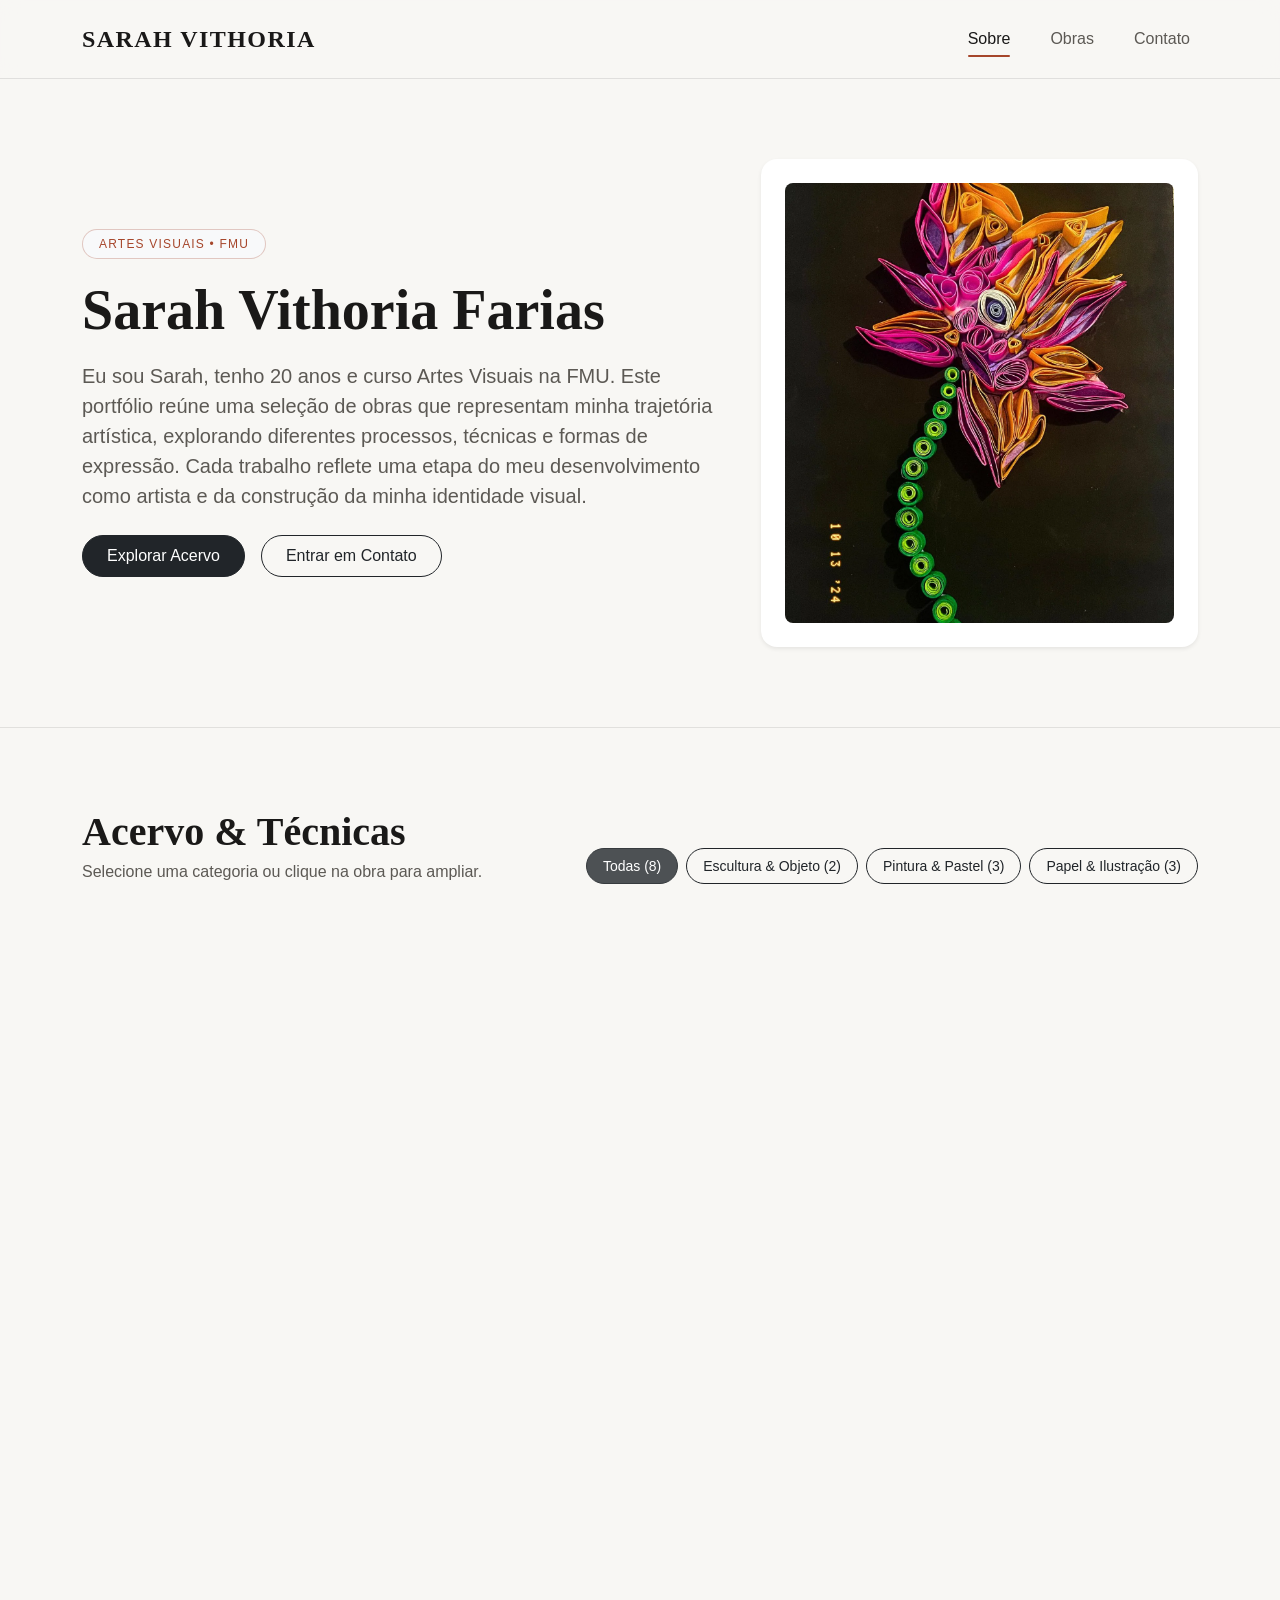
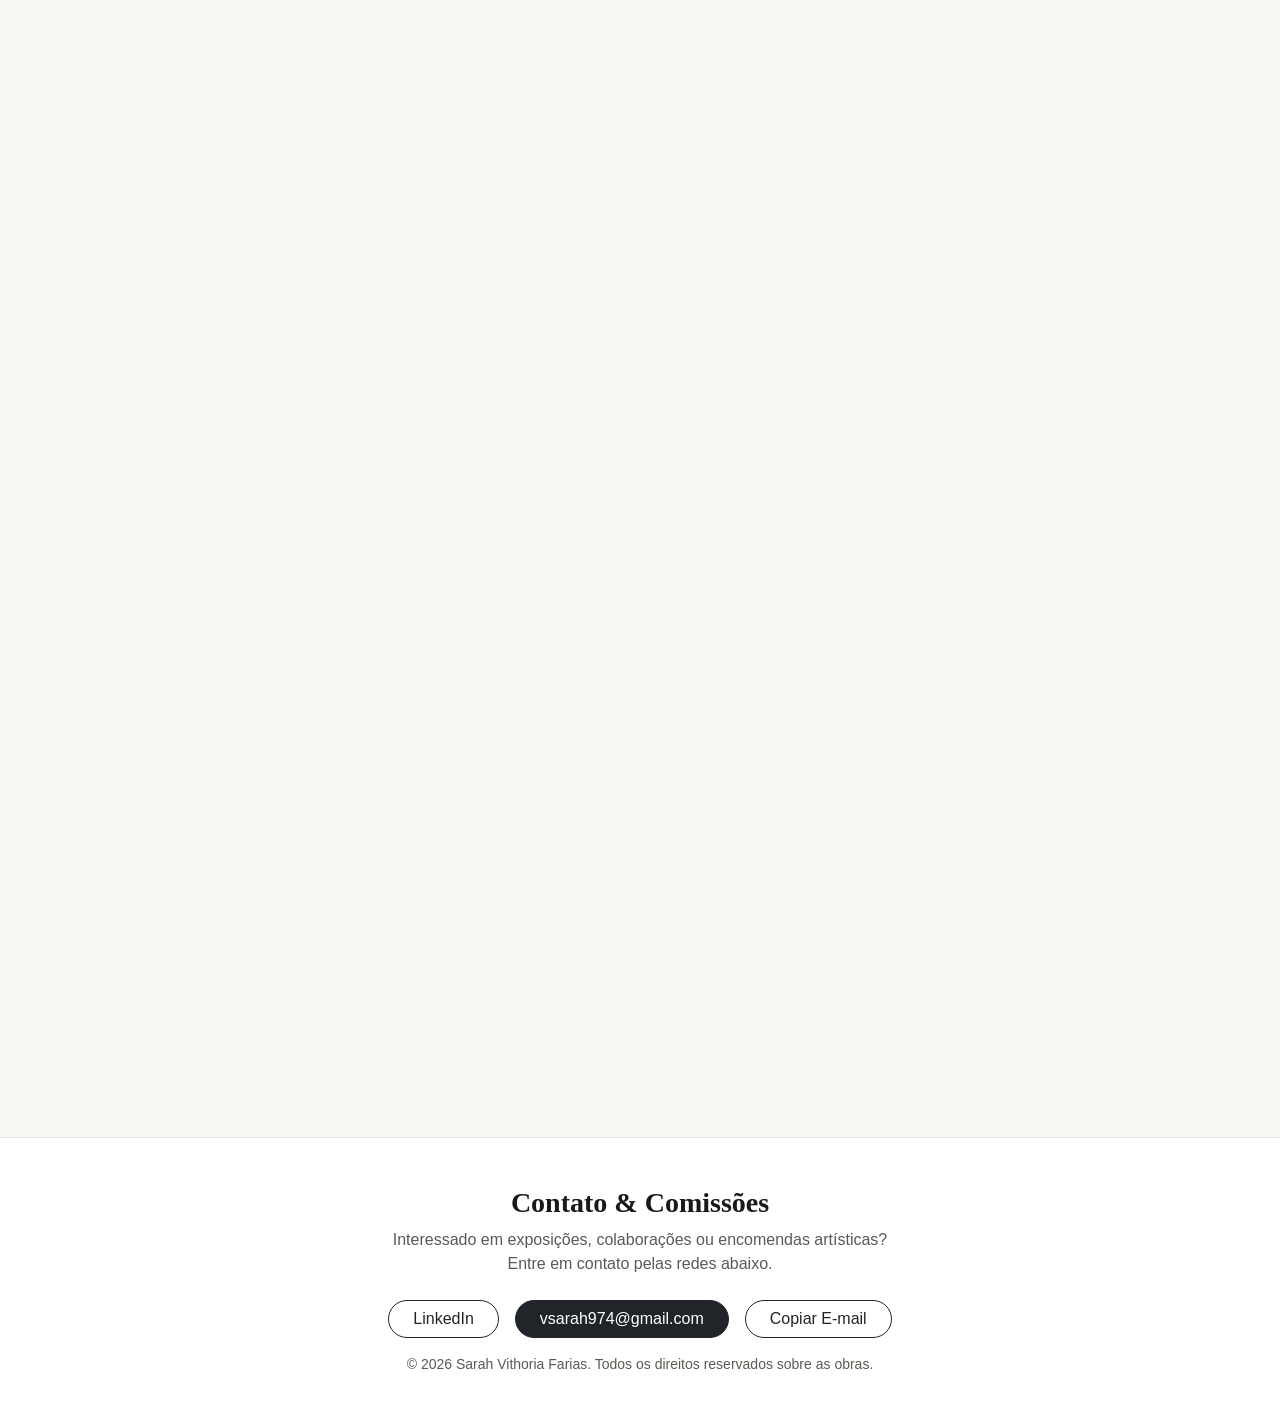
<file: index.html>
<!DOCTYPE html>
<html lang="pt-BR">

<head>
    <meta charset="UTF-8">
    <meta name="viewport" content="width=device-width, initial-scale=1.0">

    <meta http-equiv="Content-Security-Policy"
        content="default-src 'self'; script-src 'self' https://cdn.jsdelivr.net; style-src 'self' https://cdn.jsdelivr.net https://fonts.googleapis.com; font-src 'self' https://fonts.gstatic.com; img-src 'self' data:; connect-src 'self'; base-uri 'self'; form-action 'self';">
    <meta name="referrer" content="strict-origin-when-cross-origin">

    <title>Sarah Vithoria Farias | Portfólio de Artes Visuais</title>
    <meta name="description"
        content="Portfólio artístico de Sarah Vithoria Farias — estudante de Artes Visuais na FMU. Esculturas, ilustrações, têmpera, quilling e pinturas.">
    <meta name="author" content="Sarah Vithoria Farias">
    <meta name="theme-color" content="#f8f7f4">

    <meta property="og:type" content="website">
    <meta property="og:locale" content="pt_BR">
    <meta property="og:title" content="Sarah Vithoria Farias | Portfólio de Artes Visuais">
    <meta property="og:description"
        content="Seleção de obras de Sarah Vithoria Farias (Artes Visuais — FMU): esculturas, ilustrações, têmpera, quilling e pinturas.">
    <meta property="og:image" content="assets/img/obras/curling-01.webp">
    <meta property="og:image:alt" content="Obra Curling em papel Color Plus por Sarah Vithoria Farias">
    <meta name="twitter:card" content="summary_large_image">
    <meta name="twitter:title" content="Sarah Vithoria Farias | Portfólio de Artes Visuais">
    <meta name="twitter:description"
        content="Seleção de obras de Sarah Vithoria Farias: esculturas, ilustrações, têmpera, quilling e pinturas.">
    <meta name="twitter:image" content="assets/img/obras/curling-01.webp">

    <link rel="icon" type="image/png" href="assets/img/favicon/favicon-96x96.png" sizes="96x96">
    <link rel="icon" type="image/svg+xml" href="assets/img/favicon/favicon.svg">
    <link rel="shortcut icon" href="assets/img/favicon/favicon.ico">
    <link rel="apple-touch-icon" sizes="180x180" href="assets/img/favicon/apple-touch-icon.png">
    <meta name="apple-mobile-web-app-title" content="Sarah Farias">
    <link rel="manifest" href="assets/img/favicon/site.webmanifest">

    <link rel="preconnect" href="https://fonts.googleapis.com">
    <link rel="preconnect" href="https://fonts.gstatic.com" crossorigin>
    <link
        href="https://fonts.googleapis.com/css2?family=Cormorant+Garamond:ital,wght@0,500;0,600;0,700;1,500&family=Plus+Jakarta+Sans:wght@300;400;500;600&display=swap"
        rel="stylesheet">

    <link href="https://cdn.jsdelivr.net/npm/bootstrap@5.3.3/dist/css/bootstrap.min.css" rel="stylesheet"
        integrity="sha384-QWTKZyjpPEjISv5WaRU9OFeRpok6YctnYmDr5pNlyT2bRjXh0JMhjY6hW+ALEwIH" crossorigin="anonymous">

    <link rel="stylesheet" href="assets/css/custom.css">
</head>

<body class="bg-gallery text-ink">
    <a href="#sobre" class="skip-link visually-hidden-focusable">Pular para o conteúdo principal</a>

    <header class="sticky-top bg-gallery-blur border-bottom border-subtle">
        <nav class="navbar navbar-expand-md py-3" aria-label="Navegação principal">
            <div class="container">
                <a class="navbar-brand font-serif fw-bold fs-4 tracking-wide text-ink" href="#sobre">
                    SARAH VITHORIA
                </a>
                <button class="navbar-toggler border-0 shadow-none" type="button" data-bs-toggle="collapse"
                    data-bs-target="#menuPrincipal" aria-controls="menuPrincipal" aria-expanded="false"
                    aria-label="Alternar navegação">
                    <span class="navbar-toggler-icon"></span>
                </button>
                <div class="collapse navbar-collapse justify-content-end" id="menuPrincipal">
                    <ul class="navbar-nav gap-md-4 pt-3 pt-md-0">
                        <li class="nav-item">
                            <a class="nav-link active" href="#sobre" aria-current="true">Sobre</a>
                        </li>
                        <li class="nav-item">
                            <a class="nav-link" href="#obras">Obras</a>
                        </li>
                        <li class="nav-item">
                            <a class="nav-link" href="#contato">Contato</a>
                        </li>
                    </ul>
                </div>
            </div>
        </nav>
    </header>

    <main id="conteudo-principal">

        <section id="sobre" class="py-5 py-lg-6 border-bottom border-subtle">
            <div class="container">
                <div class="row align-items-center g-4 g-lg-5">
                    <div class="col-12 col-lg-7 order-2 order-lg-1">
                        <span
                            class="badge rounded-pill text-bg-light border px-3 py-2 mb-3 text-uppercase tracking-wider small fw-medium accent-badge">
                            Artes Visuais • FMU
                        </span>
                        <h1 class="display-4 font-serif fw-bold mb-3 lh-sm">
                            Sarah Vithoria Farias
                        </h1>
                        <p class="lead text-muted-ink mb-4">
                            Eu sou Sarah, tenho 20 anos e curso Artes Visuais na FMU. Este portfólio reúne uma seleção
                            de obras que representam minha trajetória artística, explorando diferentes processos,
                            técnicas e formas de expressão. Cada trabalho reflete uma etapa do meu desenvolvimento como
                            artista e da construção da minha identidade visual.
                        </p>
                        <div class="d-flex flex-wrap gap-3">
                            <a href="#obras" class="btn btn-dark rounded-pill px-4 py-2">
                                Explorar Acervo
                            </a>
                            <a href="#contato" class="btn btn-outline-dark rounded-pill px-4 py-2">
                                Entrar em Contato
                            </a>
                        </div>
                    </div>

                    <div class="col-12 col-lg-5 order-1 order-lg-2 text-center">
                        <div class="hero-art-frame p-3 p-sm-4 rounded-4 bg-white shadow-sm">
                            <img src="assets/img/obras/curling-01.webp"
                                alt="Obra Curling em papel Color Plus por Sarah Vithoria Farias"
                                class="img-fluid rounded-3 protected-art" width="1200" height="1600"
                                fetchpriority="high" decoding="async">
                        </div>
                    </div>
                </div>
            </div>
        </section>

        <section id="obras" class="py-5 py-lg-6">
            <div class="container">
                <div class="row mb-4 align-items-end">
                    <div class="col-12 col-lg-5">
                        <h2 class="display-6 font-serif fw-bold mb-1">Acervo &amp; Técnicas</h2>
                        <p class="text-muted-ink mb-0">Selecione uma categoria ou clique na obra para ampliar.</p>
                    </div>

                    <div class="col-12 col-lg-7 mt-3 mt-lg-0">
                        <div class="d-flex flex-nowrap flex-md-wrap justify-content-lg-end gap-2 overflow-auto pb-2 pb-md-0"
                            role="group" aria-label="Filtrar obras por técnica">
                            <button type="button" class="btn btn-sm btn-dark rounded-pill px-3 filter-btn active"
                                data-filter="all" aria-pressed="true">Todas (8)</button>
                            <button type="button" class="btn btn-sm btn-outline-dark rounded-pill px-3 filter-btn"
                                data-filter="escultura" aria-pressed="false">Escultura &amp; Objeto (2)</button>
                            <button type="button" class="btn btn-sm btn-outline-dark rounded-pill px-3 filter-btn"
                                data-filter="pintura" aria-pressed="false">Pintura &amp; Pastel (3)</button>
                            <button type="button" class="btn btn-sm btn-outline-dark rounded-pill px-3 filter-btn"
                                data-filter="papel" aria-pressed="false">Papel &amp; Ilustração (3)</button>
                        </div>
                    </div>
                </div>

                <p id="galeria-status" class="visually-hidden" aria-live="polite"></p>

                <div class="row g-4" id="galeria-grid"></div>

                <noscript>
                    <p class="text-muted-ink mt-3">
                        Ative o JavaScript no navegador para visualizar e filtrar a galeria interativa de obras.
                    </p>
                </noscript>
            </div>
        </section>
    </main>

    <footer id="contato" class="py-5 bg-white border-top border-subtle">
        <div class="container text-center">
            <h2 class="h3 font-serif fw-bold mb-2">Contato &amp; Comissões</h2>
            <p class="text-muted-ink mb-4 mx-auto footer-lead">
                Interessado em exposições, colaborações ou encomendas artísticas? Entre em contato pelas redes abaixo.
            </p>
            <div class="d-flex justify-content-center flex-wrap gap-3 mb-3">
                <a href="https://www.linkedin.com/in/sarah-vithoria-farias-3789b132b" target="_blank"
                    rel="noopener noreferrer" class="btn btn-outline-dark rounded-pill px-4">
                    LinkedIn
                </a>
                <a id="email-link" href="#contato" class="btn btn-dark rounded-pill px-4">
                    Enviar E-mail
                </a>
                <button type="button" id="copy-email-btn" class="btn btn-outline-dark rounded-pill px-4">
                    Copiar E-mail
                </button>
            </div>
            <p id="copy-feedback" class="small text-accent fw-medium mb-3" aria-live="polite"></p>
            <p class="small text-muted-ink mb-0">
                &copy; <span id="ano-atual"></span> Sarah Vithoria Farias. Todos os direitos reservados sobre as obras.
            </p>
        </div>
    </footer>

    <div class="modal fade" id="obraModal" tabindex="-1" aria-labelledby="obraModalLabel" aria-hidden="true">
        <div class="modal-dialog modal-dialog-centered modal-lg">
            <div class="modal-content border-0 rounded-4 overflow-hidden shadow-lg">
                <div class="modal-header border-bottom-0 pb-0 px-4 pt-4 align-items-start">
                    <div>
                        <span id="modal-tecnica"
                            class="text-uppercase small text-muted-ink tracking-wider d-block"></span>
                        <h3 class="modal-title h4 font-serif fw-bold" id="obraModalLabel"></h3>
                    </div>
                    <div class="d-flex align-items-center gap-2 ms-auto">
                        <span id="modal-slide-counter"
                            class="badge rounded-pill text-bg-light border fw-medium d-none"></span>
                        <button type="button" class="btn-close shadow-none" data-bs-dismiss="modal"
                            aria-label="Fechar"></button>
                    </div>
                </div>
                <div class="modal-body p-4">
                    <div id="carouselObra" class="carousel slide bg-light rounded-3 overflow-hidden mb-3">
                        <div class="carousel-indicators" id="modal-carousel-indicators"></div>
                        <div class="carousel-inner" id="modal-carousel-inner"></div>
                        <button class="carousel-control-prev" type="button" data-bs-target="#carouselObra"
                            data-bs-slide="prev" id="btn-prev-slide">
                            <span class="carousel-control-prev-icon bg-dark rounded-circle p-3"
                                aria-hidden="true"></span>
                            <span class="visually-hidden">Anterior</span>
                        </button>
                        <button class="carousel-control-next" type="button" data-bs-target="#carouselObra"
                            data-bs-slide="next" id="btn-next-slide">
                            <span class="carousel-control-next-icon bg-dark rounded-circle p-3"
                                aria-hidden="true"></span>
                            <span class="visually-hidden">Próxima</span>
                        </button>
                    </div>
                    <div class="d-flex flex-column flex-sm-row justify-content-between align-items-sm-end gap-3">
                        <p id="modal-descricao" class="text-muted-ink mb-0"></p>
                        <a id="modal-interesse-btn" href="#contato"
                            class="btn btn-sm btn-outline-dark rounded-pill px-3 text-nowrap">
                            Consultar obra
                        </a>
                    </div>
                </div>
            </div>
        </div>
    </div>

    <script src="https://cdn.jsdelivr.net/npm/bootstrap@5.3.3/dist/js/bootstrap.bundle.min.js"
        integrity="sha384-YvpcrYf0tY3lHB60NNkmXc5s9fDVZLESaAA55NDzOxhy9GkcIdslK1eN7N6jIeHz"
        crossorigin="anonymous" defer></script>

    <script src="assets/js/obras.js" defer></script>
    <script src="assets/js/app.js" defer></script>
</body>

</html>
</file>
<file: assets/css/custom.css>
:root {
    --bg-gallery: #f8f7f4;
    --bg-gallery-card: #efede8;
    --text-ink: #1a1918;
    --text-muted-ink: #5c5954;
    --accent-terracotta: #a6462b;
    --border-subtle: rgba(26, 25, 24, 0.1);
}

html {
    scroll-behavior: smooth;
}

@media (prefers-reduced-motion: reduce) {
    html {
        scroll-behavior: auto;
    }
}

::selection {
    background-color: var(--accent-terracotta);
    color: #ffffff;
}

body.bg-gallery {
    background-color: var(--bg-gallery);
    color: var(--text-ink);
    font-family: 'Plus Jakarta Sans', -apple-system, BlinkMacSystemFont, sans-serif;
    -webkit-font-smoothing: antialiased;
}

section[id],
footer[id] {
    scroll-margin-top: 5.5rem;
}

.font-serif {
    font-family: 'Cormorant Garamond', Georgia, serif;
}

.text-ink {
    color: var(--text-ink) !important;
}

.text-muted-ink {
    color: var(--text-muted-ink) !important;
}

.text-accent {
    color: var(--accent-terracotta) !important;
}

.border-subtle {
    border-color: var(--border-subtle) !important;
}

.tracking-wide {
    letter-spacing: 0.06em;
}

.tracking-wider {
    letter-spacing: 0.1em;
}

.accent-badge {
    border-color: rgba(166, 70, 43, 0.28) !important;
    color: var(--accent-terracotta) !important;
}

.skip-link:focus {
    position: fixed;
    top: 1rem;
    left: 1rem;
    z-index: 1080;
    padding: 0.65rem 1.1rem;
    border-radius: 999px;
    background-color: var(--text-ink);
    color: #ffffff;
    text-decoration: none;
    outline: 3px solid var(--accent-terracotta);
    outline-offset: 2px;
}

.bg-gallery-blur {
    background-color: rgba(248, 247, 244, 0.9);
    backdrop-filter: blur(10px);
    -webkit-backdrop-filter: blur(10px);
}

.navbar-nav .nav-link {
    position: relative;
    color: var(--text-muted-ink);
    transition: color 0.2s ease;
}

.navbar-nav .nav-link:hover,
.navbar-nav .nav-link.active {
    color: var(--text-ink);
}

.navbar-nav .nav-link.active::after {
    content: '';
    position: absolute;
    left: 0.5rem;
    right: 0.5rem;
    bottom: 0.15rem;
    height: 2px;
    background-color: var(--accent-terracotta);
    border-radius: 2px;
}

@media (max-width: 767.98px) {
    .navbar-nav .nav-link.active::after {
        left: 0;
        right: auto;
        width: 2rem;
    }
}

@media (min-width: 992px) {
    .py-lg-6 {
        padding-top: 5rem !important;
        padding-bottom: 5rem !important;
    }
}

.hero-art-frame img {
    max-height: 440px;
    width: 100%;
    height: auto;
    object-fit: cover;
}

.filter-btn {
    white-space: nowrap;
    min-height: 36px;
    transition: background-color 0.2s ease, color 0.2s ease, border-color 0.2s ease;
}

:where(a, button):focus-visible {
    outline: 3px solid var(--accent-terracotta);
    outline-offset: 3px;
}

.art-card {
    position: relative;
    background-color: #ffffff;
    transition: box-shadow 0.28s ease;
}

.art-card-trigger {
    background: none;
    border: 0;
    padding: 0;
    color: inherit;
    font: inherit;
    text-align: inherit;
}

.art-card-trigger:focus-visible {
    outline: none;
}

.art-card:has(.art-card-trigger:focus-visible) {
    outline: 3px solid var(--accent-terracotta);
    outline-offset: 4px;
    box-shadow: 0 14px 30px rgba(26, 25, 24, 0.09) !important;
}

@media (prefers-reduced-motion: no-preference) {
    .art-card {
        transition: transform 0.28s cubic-bezier(0.22, 1, 0.36, 1),
            box-shadow 0.28s cubic-bezier(0.22, 1, 0.36, 1);
    }

    .art-card:hover {
        transform: translateY(-6px);
        box-shadow: 0 14px 30px rgba(26, 25, 24, 0.09) !important;
    }

    .art-thumb-wrapper:not(.is-cutout) img {
        transition: transform 0.45s ease;
    }

    .art-card:hover .art-thumb-wrapper:not(.is-cutout) img {
        transform: scale(1.04);
    }

    .art-thumb-wrapper.is-cutout img {
        transition: transform 0.45s ease, filter 0.45s ease;
    }

    .art-card:hover .art-thumb-wrapper.is-cutout img {
        transform: scale(1.05) translateY(-3px);
        filter: drop-shadow(0 18px 22px rgba(26, 25, 24, 0.28));
    }

    .art-item.is-entering {
        animation: cardFadeIn 0.35s cubic-bezier(0.22, 1, 0.36, 1) both;
    }

    .reveal-item {
        opacity: 0;
        transform: translateY(14px);
        transition: opacity 0.45s ease, transform 0.45s cubic-bezier(0.22, 1, 0.36, 1);
    }

    .reveal-item.is-visible {
        opacity: 1;
        transform: translateY(0);
    }
}

@keyframes cardFadeIn {
    from {
        opacity: 0;
        transform: translateY(10px) scale(0.98);
    }
    to {
        opacity: 1;
        transform: translateY(0) scale(1);
    }
}

.art-thumb-wrapper {
    position: relative;
    aspect-ratio: 4 / 5;
    overflow: hidden;
    background-color: var(--bg-gallery-card);
}

.art-thumb-wrapper:not(.is-cutout) img {
    width: 100%;
    height: 100%;
    object-fit: cover;
}

.art-thumb-wrapper.is-cutout {
    display: flex;
    align-items: center;
    justify-content: center;
    padding: 1.75rem;
    background: radial-gradient(circle at center, #f6f5f2 0%, #e7e4dd 100%);
}

.art-thumb-wrapper.is-cutout img {
    width: 100%;
    height: 100%;
    object-fit: contain;
    filter: drop-shadow(0 12px 16px rgba(26, 25, 24, 0.22));
}

#carouselObra .carousel-item img {
    max-height: 68vh;
    width: 100%;
    height: auto;
    object-fit: contain;
    background-color: var(--bg-gallery-card);
    padding: 1rem;
}

#carouselObra .carousel-indicators {
    margin-bottom: 0.5rem;
}

#carouselObra .carousel-indicators [data-bs-target] {
    background-color: var(--text-ink);
    width: 22px;
    height: 4px;
    border-radius: 2px;
}

.footer-lead {
    max-width: 520px;
}

.protected-art {
    user-select: none;
    -webkit-user-select: none;
    -webkit-touch-callout: none;
}

.overflow-auto::-webkit-scrollbar {
    height: 4px;
}

.overflow-auto::-webkit-scrollbar-thumb {
    background-color: rgba(26, 25, 24, 0.2);
    border-radius: 4px;
}
</file>
